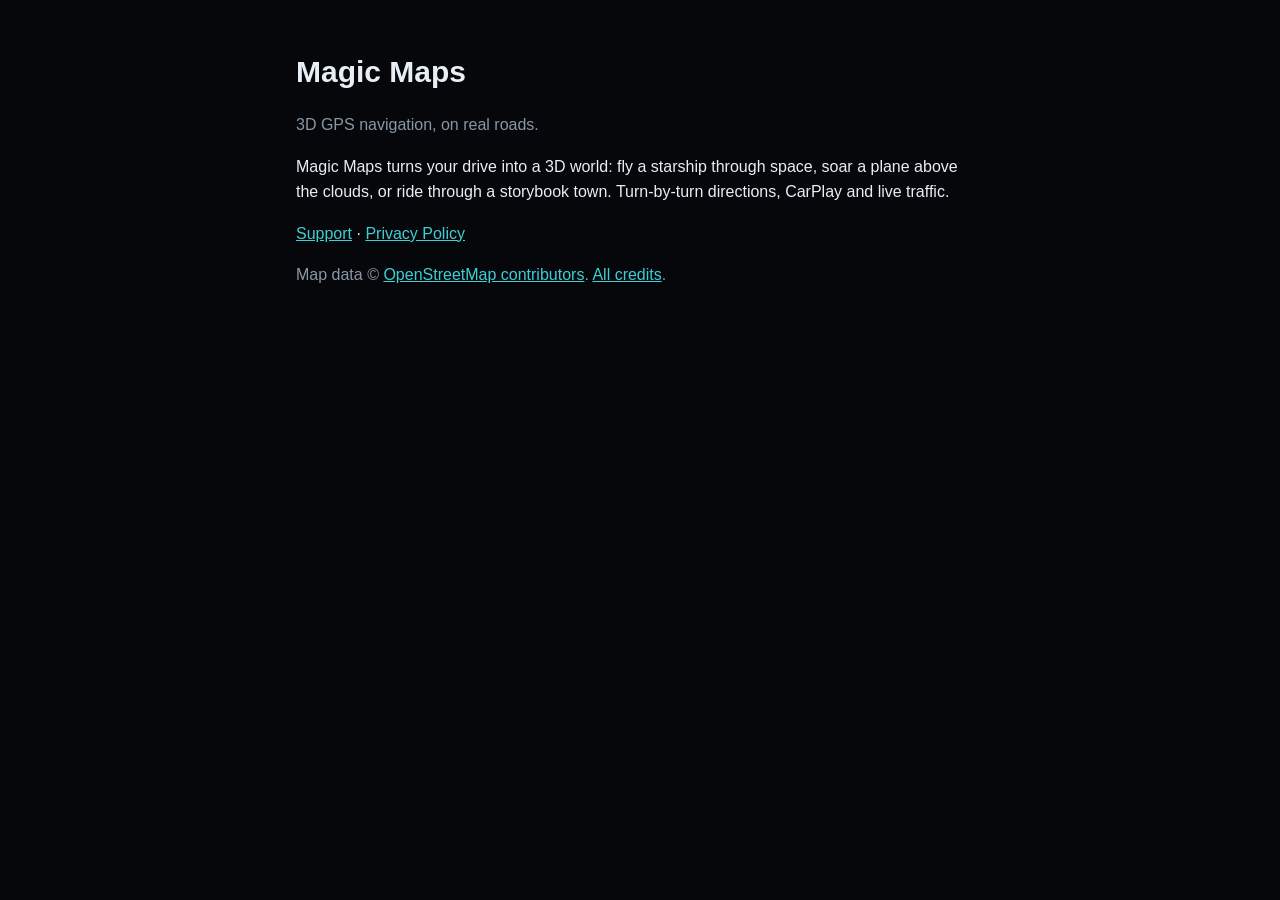
<file: Starlane/index.html>
<!doctype html>
<html lang="en">
<head>
<meta charset="utf-8">
<meta name="viewport" content="width=device-width, initial-scale=1">
<title>Magic Maps</title>
<link rel="stylesheet" href="style.css">
</head>
<body>
<main>
<h1>Magic Maps</h1>
<p class="dim">3D GPS navigation, on real roads.</p>
<p>Magic Maps turns your drive into a 3D world: fly a starship through space, soar a plane above the clouds, or ride through a storybook town. Turn-by-turn directions, CarPlay and live traffic.</p>
<p><a href="support.html">Support</a> · <a href="privacy.html">Privacy Policy</a></p>
<p class="dim">Map data © <a href="https://www.openstreetmap.org/copyright">OpenStreetMap contributors</a>. <a href="credits.html">All credits</a>.</p>
</main>
</body>
</html>
</file>
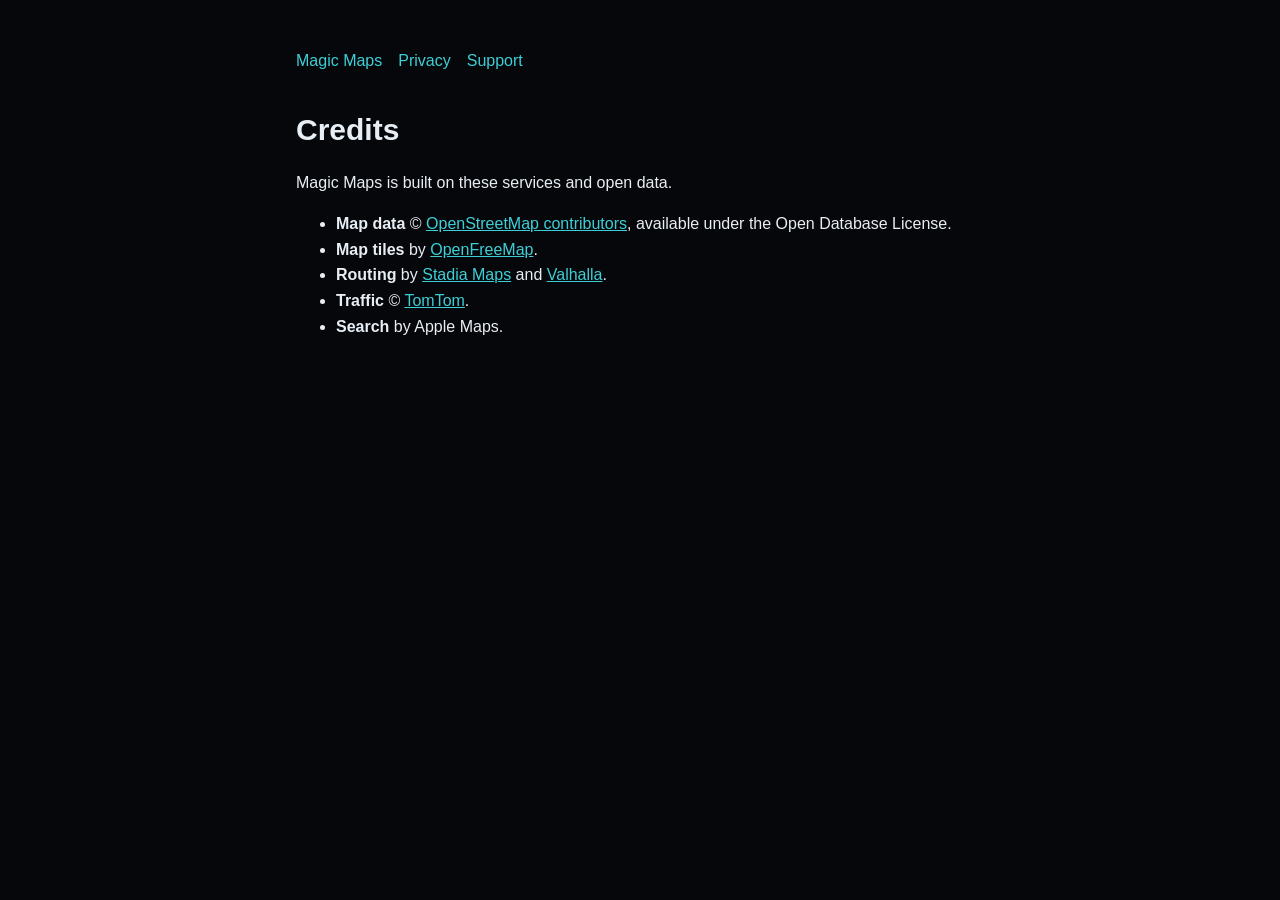
<file: Starlane/credits.html>
<!doctype html>
<html lang="en">
<head>
<meta charset="utf-8">
<meta name="viewport" content="width=device-width, initial-scale=1">
<title>Magic Maps Credits</title>
<link rel="stylesheet" href="style.css">
</head>
<body>
<main>
<nav><a href="index.html">Magic Maps</a><a href="privacy.html">Privacy</a><a href="support.html">Support</a></nav>
<h1>Credits</h1>
<p>Magic Maps is built on these services and open data.</p>
<ul>
<li><strong>Map data</strong> © <a href="https://www.openstreetmap.org/copyright">OpenStreetMap contributors</a>, available under the Open Database License.</li>
<li><strong>Map tiles</strong> by <a href="https://openfreemap.org">OpenFreeMap</a>.</li>
<li><strong>Routing</strong> by <a href="https://stadiamaps.com/attribution">Stadia Maps</a> and <a href="https://valhalla.github.io/valhalla/">Valhalla</a>.</li>
<li><strong>Traffic</strong> © <a href="https://www.tomtom.com">TomTom</a>.</li>
<li><strong>Search</strong> by Apple Maps.</li>
</ul>
</main>
</body>
</html>
</file>
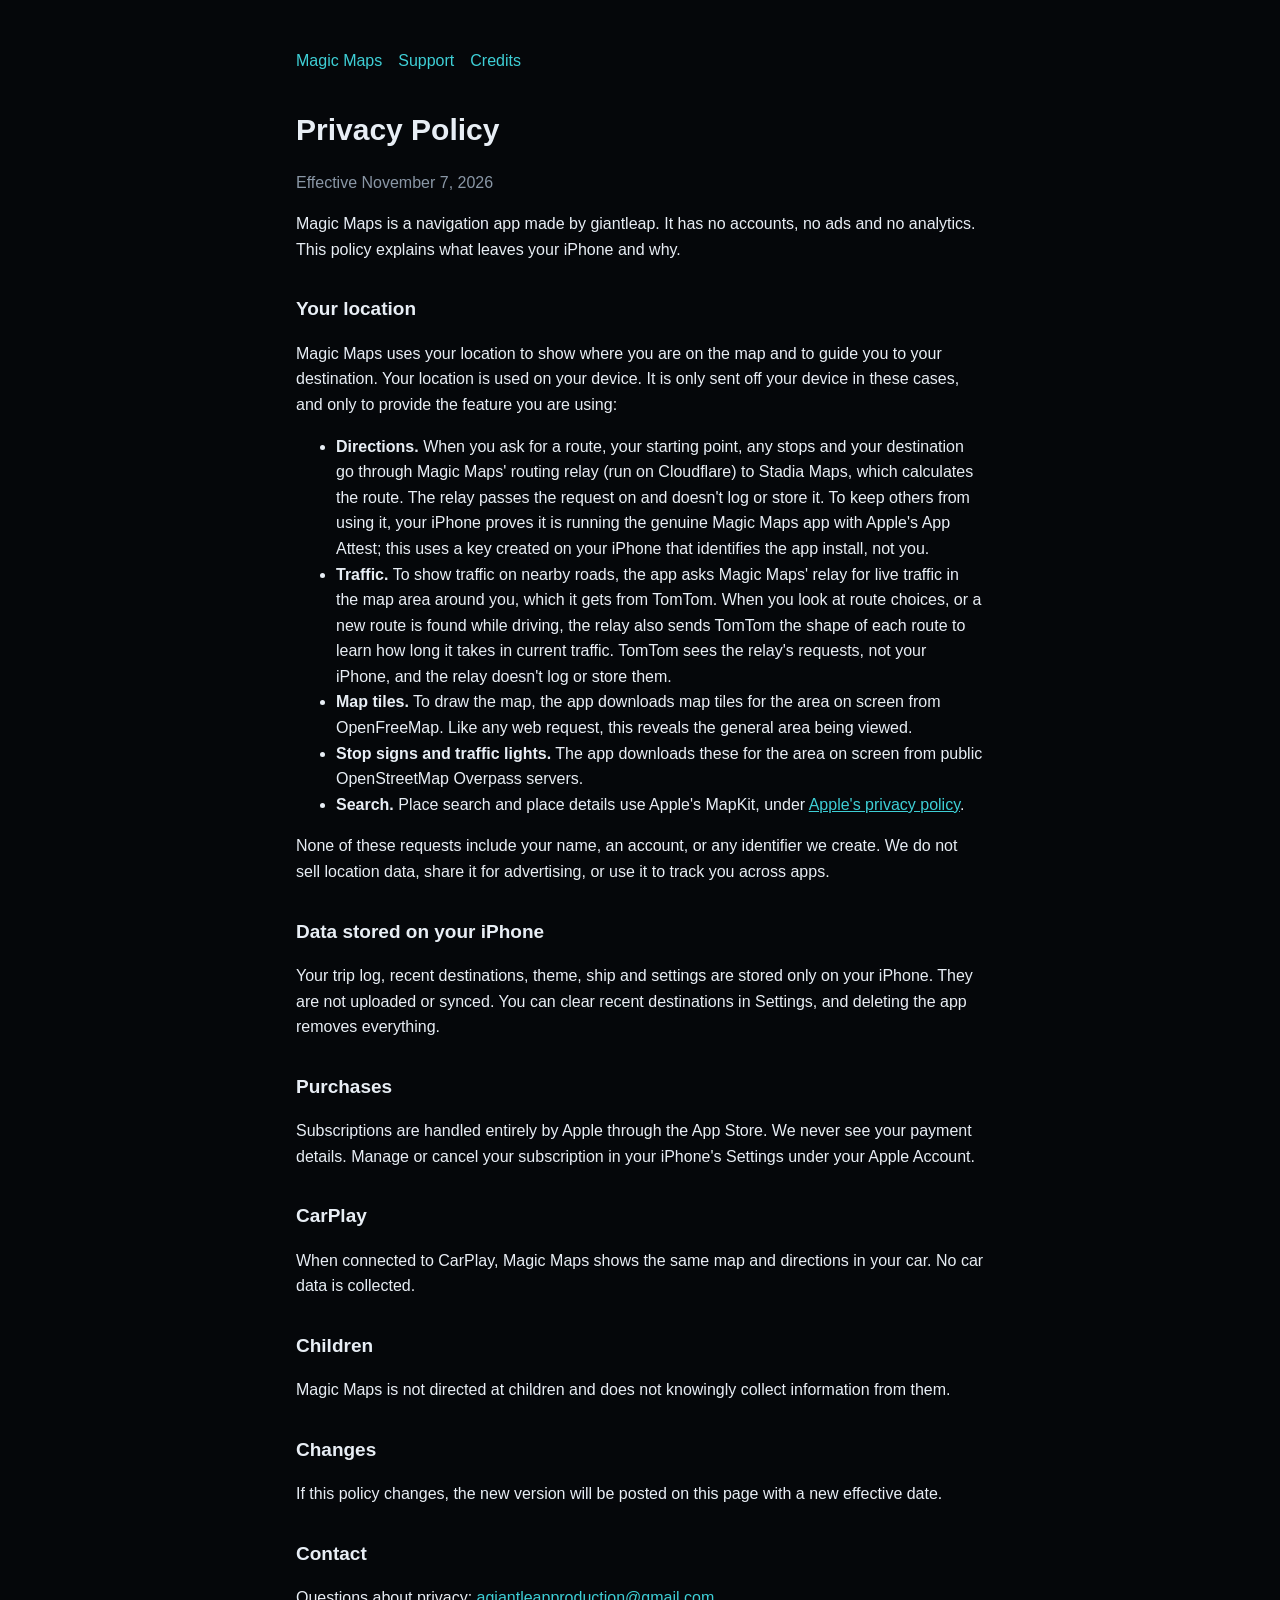
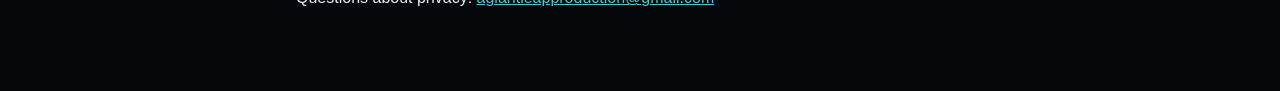
<file: Starlane/privacy.html>
<!doctype html>
<html lang="en">
<head>
<meta charset="utf-8">
<meta name="viewport" content="width=device-width, initial-scale=1">
<title>Magic Maps Privacy Policy</title>
<link rel="stylesheet" href="style.css">
</head>
<body>
<main>
<nav><a href="index.html">Magic Maps</a><a href="support.html">Support</a><a href="credits.html">Credits</a></nav>
<h1>Privacy Policy</h1>
<p class="dim">Effective November 7, 2026</p>

<p>Magic Maps is a navigation app made by giantleap. It has no accounts, no ads and no analytics. This policy explains what leaves your iPhone and why.</p>

<h2>Your location</h2>
<p>Magic Maps uses your location to show where you are on the map and to guide you to your destination. Your location is used on your device. It is only sent off your device in these cases, and only to provide the feature you are using:</p>
<ul>
<li><strong>Directions.</strong> When you ask for a route, your starting point, any stops and your destination go through Magic Maps' routing relay (run on Cloudflare) to Stadia Maps, which calculates the route. The relay passes the request on and doesn't log or store it. To keep others from using it, your iPhone proves it is running the genuine Magic Maps app with Apple's App Attest; this uses a key created on your iPhone that identifies the app install, not you.</li>
<li><strong>Traffic.</strong> To show traffic on nearby roads, the app asks Magic Maps' relay for live traffic in the map area around you, which it gets from TomTom. When you look at route choices, or a new route is found while driving, the relay also sends TomTom the shape of each route to learn how long it takes in current traffic. TomTom sees the relay's requests, not your iPhone, and the relay doesn't log or store them.</li>
<li><strong>Map tiles.</strong> To draw the map, the app downloads map tiles for the area on screen from OpenFreeMap. Like any web request, this reveals the general area being viewed.</li>
<li><strong>Stop signs and traffic lights.</strong> The app downloads these for the area on screen from public OpenStreetMap Overpass servers.</li>
<li><strong>Search.</strong> Place search and place details use Apple's MapKit, under <a href="https://www.apple.com/legal/privacy/">Apple's privacy policy</a>.</li>
</ul>
<p>None of these requests include your name, an account, or any identifier we create. We do not sell location data, share it for advertising, or use it to track you across apps.</p>

<h2>Data stored on your iPhone</h2>
<p>Your trip log, recent destinations, theme, ship and settings are stored only on your iPhone. They are not uploaded or synced. You can clear recent destinations in Settings, and deleting the app removes everything.</p>

<h2>Purchases</h2>
<p>Subscriptions are handled entirely by Apple through the App Store. We never see your payment details. Manage or cancel your subscription in your iPhone's Settings under your Apple Account.</p>

<h2>CarPlay</h2>
<p>When connected to CarPlay, Magic Maps shows the same map and directions in your car. No car data is collected.</p>

<h2>Children</h2>
<p>Magic Maps is not directed at children and does not knowingly collect information from them.</p>

<h2>Changes</h2>
<p>If this policy changes, the new version will be posted on this page with a new effective date.</p>

<h2>Contact</h2>
<p>Questions about privacy: <a href="mailto:agiantleapproduction@gmail.com">agiantleapproduction@gmail.com</a></p>
</main>
</body>
</html>
</file>
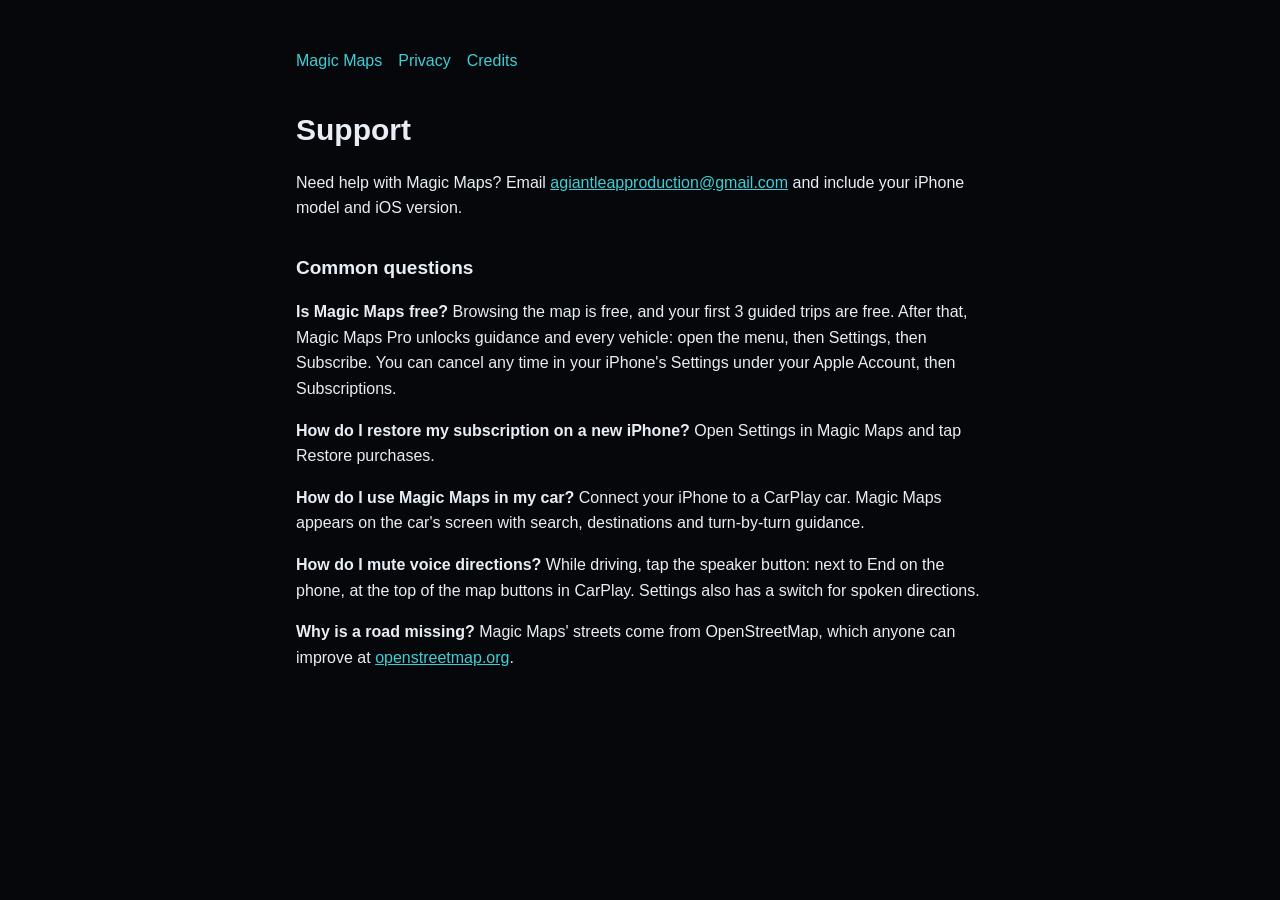
<file: Starlane/support.html>
<!doctype html>
<html lang="en">
<head>
<meta charset="utf-8">
<meta name="viewport" content="width=device-width, initial-scale=1">
<title>Magic Maps Support</title>
<link rel="stylesheet" href="style.css">
</head>
<body>
<main>
<nav><a href="index.html">Magic Maps</a><a href="privacy.html">Privacy</a><a href="credits.html">Credits</a></nav>
<h1>Support</h1>
<p>Need help with Magic Maps? Email <a href="mailto:agiantleapproduction@gmail.com">agiantleapproduction@gmail.com</a> and include your iPhone model and iOS version.</p>

<h2>Common questions</h2>
<p><strong>Is Magic Maps free?</strong> Browsing the map is free, and your first 3 guided trips are free. After that, Magic Maps Pro unlocks guidance and every vehicle: open the menu, then Settings, then Subscribe. You can cancel any time in your iPhone's Settings under your Apple Account, then Subscriptions.</p>
<p><strong>How do I restore my subscription on a new iPhone?</strong> Open Settings in Magic Maps and tap Restore purchases.</p>
<p><strong>How do I use Magic Maps in my car?</strong> Connect your iPhone to a CarPlay car. Magic Maps appears on the car's screen with search, destinations and turn-by-turn guidance.</p>
<p><strong>How do I mute voice directions?</strong> While driving, tap the speaker button: next to End on the phone, at the top of the map buttons in CarPlay. Settings also has a switch for spoken directions.</p>
<p><strong>Why is a road missing?</strong> Magic Maps' streets come from OpenStreetMap, which anyone can improve at <a href="https://www.openstreetmap.org">openstreetmap.org</a>.</p>
</main>
</body>
</html>
</file>
<file: Starlane/style.css>
:root { --bg: #05070a; --ink: #e8eef5; --dim: #8a97a6; --accent: #3ecfd6; }
* { box-sizing: border-box; }
body { margin: 0; background: var(--bg); color: var(--ink); font: 16px/1.6 -apple-system, BlinkMacSystemFont, "Helvetica Neue", sans-serif; }
main { max-width: 720px; margin: 0 auto; padding: 48px 16px 64px; }
h1 { font-size: 30px; margin: 0 0 4px; }
h2 { font-size: 19px; margin: 32px 0 6px; }
p, li { color: var(--ink); }
.dim { color: var(--dim); }
a { color: var(--accent); }
nav { margin-bottom: 32px; }
nav a { margin-right: 16px; text-decoration: none; }
</file>
